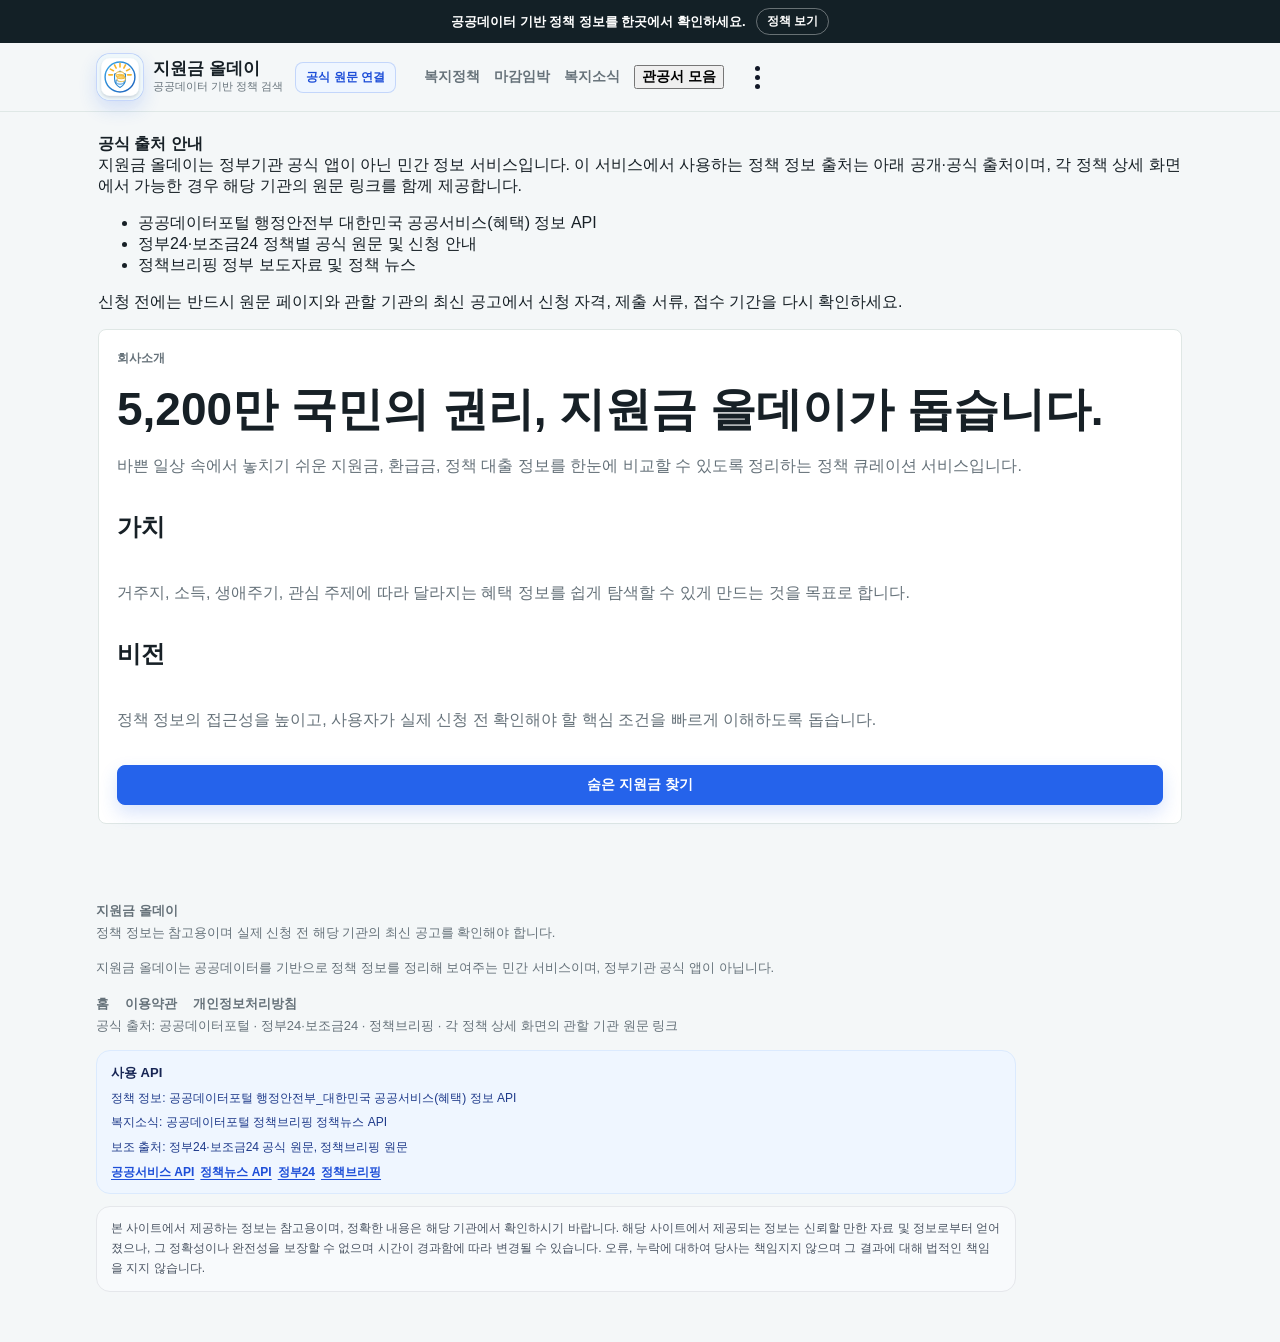
<file: about.html>
<!doctype html>
<html lang="ko">
  <head>
    <meta charset="utf-8" />
    <meta name="viewport" content="width=device-width, initial-scale=1" />
    <meta name="description" content="지원금 올데이 서비스 소개" />
    <meta name="theme-color" content="#2563eb" />
    <meta name="application-name" content="지원금 올데이" />
    <meta name="mobile-web-app-capable" content="yes" />
    <meta name="apple-mobile-web-app-capable" content="yes" />
    <meta name="apple-mobile-web-app-title" content="지원금 올데이" />
    <meta name="apple-mobile-web-app-status-bar-style" content="default" />
    <link rel="icon" href="assets/icon-government-support25.svg?v=2" type="image/svg+xml" />
    <link rel="apple-touch-icon" href="assets/app-icon-192.png?v=1" />
    <link rel="manifest" href="manifest.webmanifest" />
    <link rel="stylesheet" href="styles.css?v=10" />
    <link rel="stylesheet" href="desktop.css" />
    <title>회사소개 - 지원금 올데이</title>
    <script async src="https://pagead2.googlesyndication.com/pagead/js/adsbygoogle.js?client=ca-pub-5751319666030430" crossorigin="anonymous"></script>
  </head>
  <body>
    <div class="promo-bar"><span>공공데이터 기반 정책 정보를 한곳에서 확인하세요.</span><a href="category.html">정책 보기</a></div>
    <header class="site-header">
      <div class="header-inner">
        <a class="brand" href="index.html"><img class="brand-mark" src="assets/logo-government-support25.svg?v=3" alt="" width="48" height="48" /><span class="brand-copy"><strong>지원금 올데이</strong><small>공공데이터 기반 정책 검색</small></span></a>
        <span class="trust-badge">공식 원문 연결</span>
        <nav class="desktop-nav" aria-label="주요 메뉴">
          <a href="category.html">복지정책</a>
          <a href="category.html?deadline=soon">마감임박</a>
          <a href="category.html?mode=news">복지소식</a>
          <button type="button" class="official-links-trigger official-links-nav-button" data-official-links-trigger>관공서 모음</button>
        </nav>
      </div>
    </header>
    <main class="site-main">
      <article class="content-page section-card">
        <p class="eyebrow">회사소개</p>
        <h1>5,200만 국민의 권리, 지원금 올데이가 돕습니다.</h1>
        <p>바쁜 일상 속에서 놓치기 쉬운 지원금, 환급금, 정책 대출 정보를 한눈에 비교할 수 있도록 정리하는 정책 큐레이션 서비스입니다.</p>
        <h2>가치</h2>
        <p>거주지, 소득, 생애주기, 관심 주제에 따라 달라지는 혜택 정보를 쉽게 탐색할 수 있게 만드는 것을 목표로 합니다.</p>
        <h2>비전</h2>
        <p>정책 정보의 접근성을 높이고, 사용자가 실제 신청 전 확인해야 할 핵심 조건을 빠르게 이해하도록 돕습니다.</p>
        <a class="primary-button" href="category.html">숨은 지원금 찾기</a>
      </article>
    </main>
    <footer class="site-footer">
      <strong>지원금 올데이</strong>
      <p>정책 정보는 참고용이며 실제 신청 전 해당 기관의 최신 공고를 확인해야 합니다.</p>
      <p class="footer-disclaimer">지원금 올데이는 공공데이터를 기반으로 정책 정보를 정리해 보여주는 민간 서비스이며, 정부기관 공식 앱이 아닙니다.</p>
      <div class="footer-links"><a href="index.html">홈</a><a href="terms.html">이용약관</a><a href="privacy.html">개인정보처리방침</a></div>
    </footer>
    <script src="app-shell.js?v=1"></script>
    <script src="official-links.js?v=6"></script>
    <script src="source-compliance-fix.js?v=3"></script>
  </body>
</html>
</file>
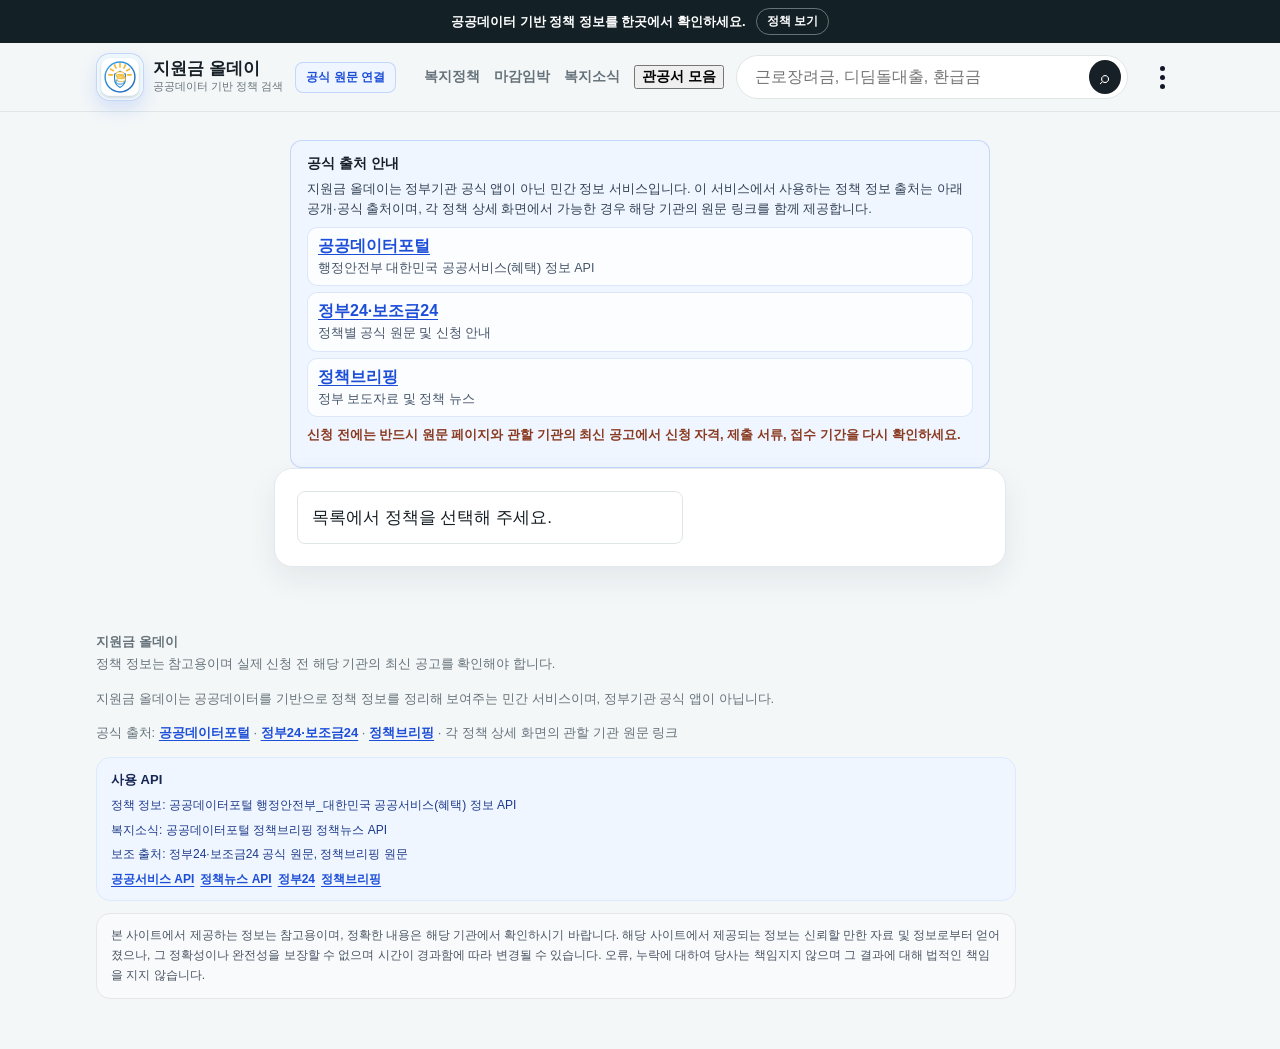
<file: policy.html>
<!doctype html>
<html lang="ko">
  <head>
    <meta charset="utf-8" />
    <meta name="viewport" content="width=device-width, initial-scale=1" />
    <meta name="description" content="정책 지원 대상, 혜택 요약, 신청 방법을 확인하세요." />
    <meta name="theme-color" content="#2563eb" />
    <meta name="kakao-js-key" content="57f91076bdd335084169ebee6b8f4fb3" />
    <meta name="application-name" content="지원금 올데이" />
    <meta name="mobile-web-app-capable" content="yes" />
    <meta name="apple-mobile-web-app-capable" content="yes" />
    <meta name="apple-mobile-web-app-title" content="지원금 올데이" />
    <meta name="apple-mobile-web-app-status-bar-style" content="default" />
    <link rel="icon" href="assets/icon-government-support25.svg?v=2" type="image/svg+xml" />
    <link rel="apple-touch-icon" href="assets/app-icon-192.png?v=1" />
    <link rel="manifest" href="manifest.webmanifest" />
    <link rel="stylesheet" href="styles.css?v=10" />
    <link rel="stylesheet" href="desktop.css" />
    <link rel="stylesheet" href="policy-detail.css?v=3" />
    <link rel="stylesheet" href="source-compliance-fix.css?v=1" />
    <title>정책 상세 - 지원금 올데이</title>
    <script async src="https://pagead2.googlesyndication.com/pagead/js/adsbygoogle.js?client=ca-pub-5751319666030430" crossorigin="anonymous"></script>
  </head>
  <body data-page="policy">
    <div class="promo-bar">
      <span>공공데이터 기반 정책 정보를 한곳에서 확인하세요.</span>
      <a href="category.html">정책 보기</a>
    </div>

    <header class="site-header">
      <div class="header-inner">
        <a class="brand" href="index.html" aria-label="지원금 올데이 홈">
          <img class="brand-mark" src="assets/logo-government-support25.svg?v=3" alt="" width="48" height="48" />
          <span class="brand-copy">
            <strong>지원금 올데이</strong>
            <small>공공데이터 기반 정책 검색</small>
          </span>
        </a>
        <span class="trust-badge">공식 원문 연결</span>
        <nav class="desktop-nav" aria-label="주요 메뉴">
          <a href="category.html">복지정책</a>
          <a href="category.html?deadline=soon">마감임박</a>
          <a href="category.html?mode=news">복지소식</a>
          <button type="button" class="official-links-trigger official-links-nav-button" data-official-links-trigger>관공서 모음</button>
        </nav>
        <form class="site-search" id="siteSearch" role="search">
          <label class="sr-only" for="globalSearch">검색</label>
          <input id="globalSearch" type="search" placeholder="근로장려금, 디딤돌대출, 환급금" />
          <button type="submit" aria-label="검색">⌕</button>
        </form>
      </div>
    </header>

    <main class="site-main">
      <article class="detail-card" id="policyDetail"></article>
    </main>

    <footer class="site-footer">
      <strong>지원금 올데이</strong>
      <p>정책 정보는 참고용이며 실제 신청 전 해당 기관의 최신 공고를 확인해야 합니다.</p>
      <p class="footer-disclaimer">지원금 올데이는 공공데이터를 기반으로 정책 정보를 정리해 보여주는 민간 서비스이며, 정부기관 공식 앱이 아닙니다.</p>
    </footer>

    <div class="toast" id="toast" role="status" hidden></div>
    <script src="app-shell.js?v=1"></script>
    <script src="official-links.js?v=6"></script>
    <script src="site-data.js?v=8"></script>
    <script src="policy-shell.js?v=1"></script>
    <script src="policy-live-detail.js?v=11"></script>
    <script src="policy-detail-actions.js?v=7"></script>
    <script src="deadline-badge-fix.js?v=2"></script>
    <script src="source-compliance-fix.js?v=3"></script>
  </body>
</html>
</file>
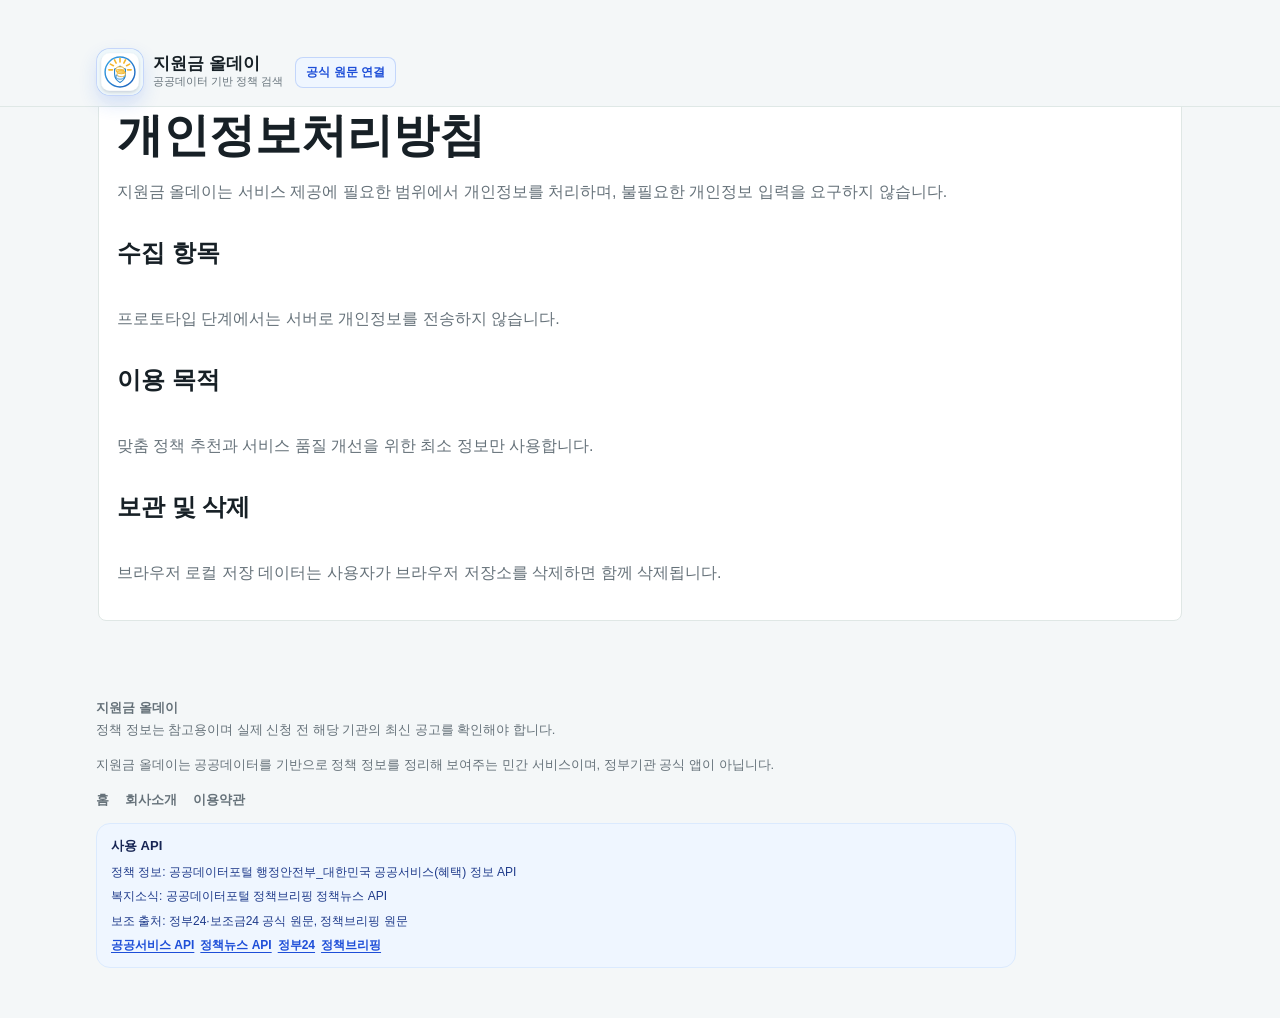
<file: privacy.html>
<!doctype html>
<html lang="ko">
  <head>
    <meta charset="utf-8" />
    <meta name="viewport" content="width=device-width, initial-scale=1" />
    <meta name="theme-color" content="#2563eb" />
    <meta name="application-name" content="지원금 올데이" />
    <meta name="mobile-web-app-capable" content="yes" />
    <meta name="apple-mobile-web-app-capable" content="yes" />
    <meta name="apple-mobile-web-app-title" content="지원금 올데이" />
    <meta name="apple-mobile-web-app-status-bar-style" content="default" />
    <link rel="icon" href="assets/icon-government-support25.svg?v=2" type="image/svg+xml" />
    <link rel="apple-touch-icon" href="assets/app-icon-192.png?v=1" />
    <link rel="manifest" href="manifest.webmanifest" />
    <link rel="stylesheet" href="styles.css?v=10" />
    <link rel="stylesheet" href="desktop.css" />
    <title>개인정보처리방침 - 지원금 올데이</title>
    <script async src="https://pagead2.googlesyndication.com/pagead/js/adsbygoogle.js?client=ca-pub-5751319666030430" crossorigin="anonymous"></script>
  </head>
  <body>
    <header class="site-header">
      <div class="header-inner">
        <a class="brand" href="index.html"><img class="brand-mark" src="assets/logo-government-support25.svg?v=3" alt="" width="48" height="48" /><span class="brand-copy"><strong>지원금 올데이</strong><small>공공데이터 기반 정책 검색</small></span></a>
        <span class="trust-badge">공식 원문 연결</span>
      </div>
    </header>
    <main class="site-main">
      <article class="content-page section-card">
        <h1>개인정보처리방침</h1>
        <p>지원금 올데이는 서비스 제공에 필요한 범위에서 개인정보를 처리하며, 불필요한 개인정보 입력을 요구하지 않습니다.</p>
        <h2>수집 항목</h2>
        <p>프로토타입 단계에서는 서버로 개인정보를 전송하지 않습니다.</p>
        <h2>이용 목적</h2>
        <p>맞춤 정책 추천과 서비스 품질 개선을 위한 최소 정보만 사용합니다.</p>
        <h2>보관 및 삭제</h2>
        <p>브라우저 로컬 저장 데이터는 사용자가 브라우저 저장소를 삭제하면 함께 삭제됩니다.</p>
      </article>
    </main>
    <footer class="site-footer">
      <strong>지원금 올데이</strong>
      <p>정책 정보는 참고용이며 실제 신청 전 해당 기관의 최신 공고를 확인해야 합니다.</p>
      <p class="footer-disclaimer">지원금 올데이는 공공데이터를 기반으로 정책 정보를 정리해 보여주는 민간 서비스이며, 정부기관 공식 앱이 아닙니다.</p>
      <div class="footer-links"><a href="index.html">홈</a><a href="about.html">회사소개</a><a href="terms.html">이용약관</a></div>
    </footer>
    <script src="app-shell.js?v=1"></script>
    <script src="official-links.js?v=6"></script>
  </body>
</html>
</file>
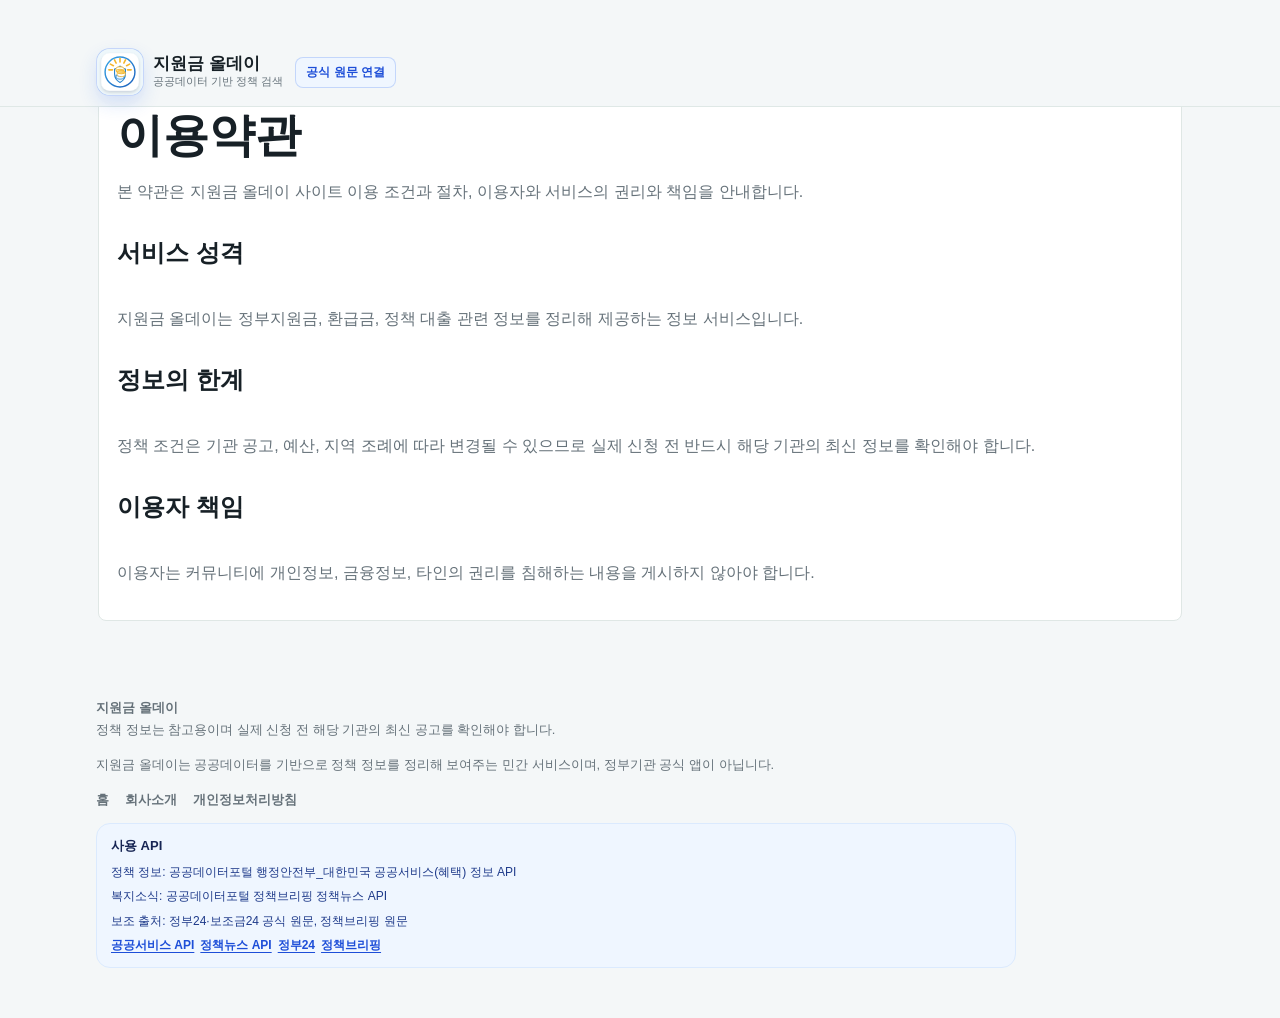
<file: terms.html>
<!doctype html>
<html lang="ko">
  <head>
    <meta charset="utf-8" />
    <meta name="viewport" content="width=device-width, initial-scale=1" />
    <meta name="theme-color" content="#2563eb" />
    <meta name="application-name" content="지원금 올데이" />
    <meta name="mobile-web-app-capable" content="yes" />
    <meta name="apple-mobile-web-app-capable" content="yes" />
    <meta name="apple-mobile-web-app-title" content="지원금 올데이" />
    <meta name="apple-mobile-web-app-status-bar-style" content="default" />
    <link rel="icon" href="assets/icon-government-support25.svg?v=2" type="image/svg+xml" />
    <link rel="apple-touch-icon" href="assets/app-icon-192.png?v=1" />
    <link rel="manifest" href="manifest.webmanifest" />
    <link rel="stylesheet" href="styles.css?v=10" />
    <link rel="stylesheet" href="desktop.css" />
    <title>이용약관 - 지원금 올데이</title>
    <script async src="https://pagead2.googlesyndication.com/pagead/js/adsbygoogle.js?client=ca-pub-5751319666030430" crossorigin="anonymous"></script>
  </head>
  <body>
    <header class="site-header">
      <div class="header-inner">
        <a class="brand" href="index.html"><img class="brand-mark" src="assets/logo-government-support25.svg?v=3" alt="" width="48" height="48" /><span class="brand-copy"><strong>지원금 올데이</strong><small>공공데이터 기반 정책 검색</small></span></a>
        <span class="trust-badge">공식 원문 연결</span>
      </div>
    </header>
    <main class="site-main">
      <article class="content-page section-card">
        <h1>이용약관</h1>
        <p>본 약관은 지원금 올데이 사이트 이용 조건과 절차, 이용자와 서비스의 권리와 책임을 안내합니다.</p>
        <h2>서비스 성격</h2>
        <p>지원금 올데이는 정부지원금, 환급금, 정책 대출 관련 정보를 정리해 제공하는 정보 서비스입니다.</p>
        <h2>정보의 한계</h2>
        <p>정책 조건은 기관 공고, 예산, 지역 조례에 따라 변경될 수 있으므로 실제 신청 전 반드시 해당 기관의 최신 정보를 확인해야 합니다.</p>
        <h2>이용자 책임</h2>
        <p>이용자는 커뮤니티에 개인정보, 금융정보, 타인의 권리를 침해하는 내용을 게시하지 않아야 합니다.</p>
      </article>
    </main>
    <footer class="site-footer">
      <strong>지원금 올데이</strong>
      <p>정책 정보는 참고용이며 실제 신청 전 해당 기관의 최신 공고를 확인해야 합니다.</p>
      <p class="footer-disclaimer">지원금 올데이는 공공데이터를 기반으로 정책 정보를 정리해 보여주는 민간 서비스이며, 정부기관 공식 앱이 아닙니다.</p>
      <div class="footer-links"><a href="index.html">홈</a><a href="about.html">회사소개</a><a href="privacy.html">개인정보처리방침</a></div>
    </footer>
    <script src="app-shell.js?v=1"></script>
    <script src="official-links.js?v=6"></script>
  </body>
</html>
</file>
<file: styles.css>
:root {
  --bg: #f4f7f8;
  --surface: #ffffff;
  --surface-soft: #eef8f6;
  --surface-warm: #fff5e4;
  --ink: #172026;
  --muted: #66727a;
  --line: #dfe7e5;
  --teal: #12b8a6;
  --teal-dark: #087f74;
  --coral: #ff785f;
  --blue: #2563eb;
  --blue-dark: #1d4ed8;
  --gold: #f5ad2f;
  --shadow: 0 18px 45px rgba(19, 32, 38, 0.11);
  --radius: 8px;
  --nav-height: 74px;
  font-family:
    Pretendard,
    -apple-system,
    BlinkMacSystemFont,
    "Segoe UI",
    "Noto Sans KR",
    sans-serif;
}

* {
  box-sizing: border-box;
}

[hidden] {
  display: none !important;
}

html {
  scroll-behavior: smooth;
}

body {
  min-width: 320px;
  margin: 0;
  overflow-x: hidden;
  background: var(--bg);
  color: var(--ink);
  letter-spacing: 0;
}

button,
input,
select,
textarea {
  font: inherit;
}

button {
  cursor: pointer;
}

a {
  color: inherit;
  text-decoration: none;
}

img {
  display: block;
  max-width: 100%;
}

.sr-only {
  position: absolute;
  width: 1px;
  height: 1px;
  padding: 0;
  margin: -1px;
  overflow: hidden;
  clip: rect(0, 0, 0, 0);
  white-space: nowrap;
  border: 0;
}

.promo-bar {
  position: sticky;
  top: 0;
  z-index: 30;
  min-height: 38px;
  display: flex;
  align-items: center;
  justify-content: center;
  gap: 10px;
  padding: 8px 14px;
  background: #132026;
  color: #ffffff;
  font-size: 13px;
  font-weight: 900;
}

.promo-bar a {
  border: 1px solid rgba(255, 255, 255, 0.36);
  border-radius: 999px;
  padding: 4px 10px;
  font-size: 12px;
}

.site-header {
  position: sticky;
  top: 38px;
  z-index: 25;
  background: rgba(244, 247, 248, 0.94);
  border-bottom: 1px solid rgba(223, 231, 229, 0.94);
  backdrop-filter: blur(16px);
}

.header-inner {
  width: min(1120px, 100%);
  min-height: 66px;
  margin: 0 auto;
  padding: 10px 16px;
  display: flex;
  align-items: center;
  gap: 12px;
}

.brand {
  min-width: 0;
  display: inline-flex;
  align-items: center;
  gap: 9px;
}

.brand-mark {
  width: 46px;
  height: 46px;
  border-radius: 12px;
  display: grid;
  place-items: center;
  border: 1px solid rgba(37, 99, 235, 0.26);
  background: linear-gradient(135deg, var(--blue), #173b8f);
  color: #ffffff;
  font-size: 18px;
  font-weight: 950;
  letter-spacing: 0;
  box-shadow: 0 8px 18px rgba(37, 99, 235, 0.16);
}

.brand-copy {
  display: grid;
  gap: 2px;
}

.brand-copy strong {
  font-size: 17px;
  line-height: 1;
  letter-spacing: 0;
  white-space: nowrap;
}

.brand-copy small {
  color: var(--muted);
  font-size: 11px;
  white-space: nowrap;
}

.trust-badge {
  display: none;
  min-height: 30px;
  align-items: center;
  border: 1px solid rgba(37, 99, 235, 0.22);
  border-radius: var(--radius);
  background: #eff6ff;
  color: var(--blue-dark);
  padding: 6px 10px;
  font-size: 12px;
  font-weight: 900;
  white-space: nowrap;
}

.desktop-nav {
  display: none;
  align-items: center;
  gap: 14px;
  margin-left: 16px;
  color: var(--muted);
  font-size: 14px;
  font-weight: 900;
}

.desktop-nav a:hover {
  color: var(--teal-dark);
}

.site-search {
  flex: 1;
  max-width: 430px;
  margin-left: auto;
  display: none;
  align-items: center;
  background: var(--surface);
  border: 1px solid var(--line);
  border-radius: 999px;
  padding: 4px 6px 4px 16px;
}

.site-search input {
  min-width: 0;
  width: 100%;
  border: 0;
  outline: 0;
  background: transparent;
}

.site-search button {
  width: 34px;
  height: 34px;
  border: 0;
  border-radius: 50%;
  background: var(--ink);
  color: #ffffff;
  font-size: 18px;
}

.site-main {
  width: min(1120px, 100%);
  margin: 0 auto;
  padding: 16px 16px calc(var(--nav-height) + 26px);
}

.page-stack {
  display: grid;
  gap: 24px;
}

.hero-layout {
  display: grid;
  gap: 14px;
}

.hero-card,
.quick-card,
.section-card,
.detail-card,
.notice-card {
  background: var(--surface);
  border: 1px solid var(--line);
  border-radius: var(--radius);
}

.hero-card {
  overflow: hidden;
  box-shadow: var(--shadow);
}

.hero-copy {
  display: grid;
  gap: 14px;
  padding: 20px;
}

.eyebrow {
  margin: 0;
  color: var(--teal-dark);
  font-size: 12px;
  font-weight: 900;
}

h1,
h2,
h3,
p {
  margin-top: 0;
}

.hero-copy h1 {
  margin: 0;
  font-size: clamp(30px, 6.2vw, 54px);
  line-height: 1.05;
  letter-spacing: 0;
  overflow-wrap: anywhere;
  word-break: keep-all;
}

.hero-copy p:not(.eyebrow) {
  margin: 0;
  color: var(--muted);
  line-height: 1.65;
}

.hero-actions,
.detail-actions,
.card-actions {
  display: flex;
  flex-wrap: wrap;
  gap: 8px;
}

.primary-button,
.ghost-button,
.apply-link {
  min-height: 40px;
  border-radius: var(--radius);
  border: 1px solid transparent;
  display: inline-flex;
  align-items: center;
  justify-content: center;
  padding: 10px 14px;
  font-size: 14px;
  font-weight: 900;
  white-space: nowrap;
}

.primary-button,
.apply-link {
  border-color: var(--blue);
  background: var(--blue);
  color: #ffffff;
  box-shadow: 0 8px 18px rgba(37, 99, 235, 0.18);
}

.primary-button:hover,
.apply-link:hover {
  border-color: var(--blue-dark);
  background: var(--blue-dark);
}

.ghost-button {
  background: #ffffff;
  border-color: var(--line);
  color: var(--ink);
}

.hero-media {
  position: relative;
  min-height: 220px;
  margin: 0;
  background: #dbe7e6;
}

.hero-media img {
  width: 100%;
  height: 100%;
  min-height: 220px;
  object-fit: cover;
}

.download-panel {
  position: absolute;
  left: 14px;
  right: 14px;
  bottom: 14px;
  display: grid;
  gap: 10px;
  padding: 12px;
  border-radius: var(--radius);
  background: rgba(255, 255, 255, 0.92);
  border: 1px solid rgba(255, 255, 255, 0.8);
  backdrop-filter: blur(10px);
}

.download-panel small,
.section-head span,
.mini-meta,
.notice-card p {
  color: var(--muted);
}

.store-row {
  display: flex;
  flex-wrap: wrap;
  gap: 6px;
}

.store-row button {
  min-height: 34px;
  border: 1px solid var(--line);
  border-radius: var(--radius);
  background: #ffffff;
  padding: 7px 12px;
  font-size: 12px;
  font-weight: 900;
}

.quick-card {
  display: grid;
  gap: 14px;
  padding: 16px;
}

.quick-card h2 {
  margin: 0 0 4px;
  font-size: 22px;
}

.category-grid {
  display: grid;
  grid-template-columns: repeat(3, minmax(0, 1fr));
  gap: 10px;
}

.category-tile {
  min-height: 126px;
  display: grid;
  align-items: center;
  justify-items: center;
  gap: 8px;
  border: 1px solid rgba(18, 184, 166, 0.16);
  border-radius: var(--radius);
  background: linear-gradient(180deg, #f0fdfa 0%, #ffffff 100%);
  padding: 12px 10px;
  font-weight: 900;
  transition:
    border-color 160ms ease,
    background 160ms ease,
    transform 160ms ease;
}

.category-tile:nth-child(2) {
  border-color: rgba(255, 120, 95, 0.18);
  background: linear-gradient(180deg, #fff5f2 0%, #ffffff 100%);
}

.category-tile:nth-child(3) {
  border-color: rgba(37, 99, 235, 0.18);
  background: linear-gradient(180deg, #eff6ff 0%, #ffffff 100%);
}

.category-tile:hover {
  border-color: rgba(37, 99, 235, 0.28);
  transform: translateY(-1px);
}

.category-tile.active,
.filter-row a.active {
  border-color: rgba(18, 184, 166, 0.5);
  background: var(--surface-soft);
  color: var(--teal-dark);
}

.tile-illustration {
  width: 74px;
  height: 56px;
  object-fit: contain;
}

.tile-copy {
  min-width: 0;
  display: grid;
  justify-items: center;
  gap: 3px;
  text-align: center;
}

.tile-copy strong {
  color: var(--ink);
  font-size: 16px;
  line-height: 1.15;
}

.tile-copy small {
  color: var(--muted);
  font-size: 12px;
  font-weight: 800;
  line-height: 1.25;
}

.search-box {
  display: flex;
  gap: 8px;
  padding: 8px;
  border: 1px solid var(--line);
  border-radius: var(--radius);
  background: #ffffff;
}

.search-box input {
  min-width: 0;
  flex: 1;
  border: 0;
  outline: 0;
  background: transparent;
  padding: 0 8px;
}

.search-box button {
  width: 44px;
  border: 0;
  border-radius: var(--radius);
  background: var(--ink);
  color: #ffffff;
}

.home-search-box {
  min-height: 42px;
  align-items: center;
  gap: 12px;
  padding: 0;
  border: 0;
  background: transparent;
}

.home-search-box input {
  min-height: 42px;
  padding: 0;
  color: var(--ink);
  font-size: 19px;
  font-weight: 900;
}

.home-search-box input::placeholder {
  color: #7f8b9a;
  opacity: 1;
}

.home-search-icon {
  position: relative;
  width: 18px;
  height: 18px;
  flex: 0 0 18px;
  border: 2px solid #8997a6;
  border-radius: 50%;
}

.home-search-icon::after {
  content: "";
  position: absolute;
  right: -6px;
  bottom: -4px;
  width: 8px;
  height: 2px;
  border-radius: 999px;
  background: #8997a6;
  transform: rotate(45deg);
  transform-origin: center;
}

.suggest-search-row {
  display: flex;
  flex-wrap: wrap;
  align-items: center;
  gap: 7px;
}

.suggest-search-row > span {
  margin-right: 6px;
  color: #8a98a8;
  font-size: 14px;
  font-weight: 900;
}

.suggest-search-row a {
  min-height: 28px;
  display: inline-flex;
  align-items: center;
  border: 1px solid #cfe3ff;
  border-radius: 6px;
  background: #e4f0ff;
  color: #0969ff;
  padding: 0 9px;
  font-size: 13px;
  font-weight: 900;
  white-space: nowrap;
}

.suggest-search-row a:hover {
  border-color: #93c5fd;
  background: #dbeafe;
}

.tag-row,
.filter-row {
  display: flex;
  gap: 8px;
  overflow-x: auto;
  padding-bottom: 2px;
  scrollbar-width: none;
}

.tag-row::-webkit-scrollbar,
.filter-row::-webkit-scrollbar {
  display: none;
}

.region-shortcuts {
  flex-wrap: wrap;
  overflow-x: visible;
  padding-bottom: 0;
}

.shortcut-group {
  display: grid;
  gap: 8px;
}

.shortcut-group > span {
  color: var(--muted);
  font-size: 13px;
  font-weight: 900;
}

.tag-row a,
.filter-row a {
  min-height: 40px;
  display: inline-flex;
  align-items: center;
  border: 1px solid var(--line);
  border-radius: 999px;
  background: #ffffff;
  padding: 9px 13px;
  font-size: 14px;
  font-weight: 900;
  white-space: nowrap;
}

.region-shortcuts a {
  min-height: 36px;
  border-radius: var(--radius);
  padding: 8px 11px;
  font-size: 13px;
}

.region-filter {
  display: grid;
  gap: 8px;
}

.region-filter > span {
  color: var(--muted);
  font-size: 13px;
  font-weight: 900;
}

.section {
  display: grid;
  gap: 12px;
}

.result-notice {
  margin: 0;
  color: var(--muted);
  font-size: 13px;
  line-height: 1.45;
}

.result-notice:empty {
  display: none;
}

.section-head {
  display: flex;
  align-items: end;
  justify-content: space-between;
  gap: 12px;
}

.section-head h2 {
  margin: 0 0 4px;
  font-size: 22px;
}

.more-link {
  color: var(--teal-dark);
  font-weight: 900;
}

.policy-list,
.issue-grid {
  display: grid;
  gap: 10px;
}

.policy-card {
  min-width: 0;
  display: grid;
  grid-template-columns: 76px 1fr;
  gap: 12px;
  padding: 12px;
  background: var(--surface);
  border: 1px solid var(--line);
  border-radius: var(--radius);
}

.policy-thumb {
  width: 76px;
  aspect-ratio: 1;
  display: grid;
  place-items: center;
  border-radius: var(--radius);
  border: 1px solid rgba(18, 184, 166, 0.16);
  background: linear-gradient(180deg, #f0fdfa 0%, #ffffff 100%);
  overflow: hidden;
}

.policy-thumb.support {
  border-color: rgba(18, 184, 166, 0.16);
  background: linear-gradient(180deg, #f0fdfa 0%, #ffffff 100%);
}

.policy-thumb.refund {
  border-color: rgba(255, 120, 95, 0.18);
  background: linear-gradient(180deg, #fff5f2 0%, #ffffff 100%);
}

.policy-thumb.loan {
  border-color: rgba(37, 99, 235, 0.18);
  background: linear-gradient(180deg, #eff6ff 0%, #ffffff 100%);
}

.policy-body {
  min-width: 0;
  display: grid;
  gap: 8px;
}

.meta-row,
.mini-meta {
  display: flex;
  align-items: center;
  flex-wrap: wrap;
  gap: 6px;
  font-size: 13px;
}

.badge {
  display: inline-flex;
  min-height: 24px;
  align-items: center;
  border-radius: 999px;
  background: var(--surface-soft);
  color: var(--teal-dark);
  padding: 4px 8px;
  font-size: 12px;
  font-weight: 900;
}

.badge.refund {
  background: #fff0ed;
  color: #b23e2e;
}

.badge.loan {
  background: #edf3ff;
  color: #255fb8;
}

.badge.deadline {
  background: var(--surface-warm);
  color: #8a5a00;
}

.policy-card h3,
.issue-card h3 {
  margin: 0;
  font-size: 16px;
  line-height: 1.35;
  overflow-wrap: anywhere;
}

.policy-card p,
.issue-card p {
  margin: 0;
  color: var(--muted);
  font-size: 13px;
  line-height: 1.45;
}

.card-actions {
  justify-content: flex-start;
}

.card-actions button,
.card-actions .apply-link,
.card-actions .ghost-button {
  min-height: 34px;
  border: 1px solid var(--line);
  border-radius: var(--radius);
  padding: 7px 11px;
  font-size: 12px;
  font-weight: 900;
  box-shadow: none;
}

.card-actions button,
.card-actions .ghost-button {
  background: #ffffff;
  color: var(--ink);
}

.card-actions .apply-link {
  border-color: var(--blue);
  background: var(--blue);
  color: #ffffff;
}

.issue-card,
.empty-card,
.notice-card {
  padding: 14px;
  border: 1px solid var(--line);
  border-radius: var(--radius);
  background: var(--surface);
}

.issue-grid {
  grid-template-columns: repeat(2, minmax(0, 1fr));
}

.issue-card {
  min-height: 136px;
  display: grid;
  align-content: space-between;
}

.issue-visual {
  height: 36px;
  border-radius: var(--radius);
  background: linear-gradient(90deg, var(--teal), var(--coral));
}

.category-hero,
.detail-card,
.content-page {
  display: grid;
  gap: 16px;
  padding: 18px;
}

.category-hero h1,
.detail-head h1,
.content-page h1 {
  margin: 0;
  font-size: clamp(28px, 7vw, 46px);
  line-height: 1.12;
}

.detail-card {
  grid-template-columns: 1fr;
}

.detail-head,
.detail-section {
  display: grid;
  gap: 12px;
}

.detail-head p,
.detail-section p,
.content-page p,
.content-page li {
  color: var(--muted);
  line-height: 1.7;
}

.benefit-summary {
  display: grid;
  gap: 6px;
  padding: 16px;
  border-radius: var(--radius);
  background: var(--surface-soft);
}

.benefit-summary strong {
  font-size: 30px;
}

.detail-grid {
  display: grid;
  gap: 8px;
}

.detail-row {
  display: grid;
  grid-template-columns: 112px 1fr;
  gap: 10px;
  padding: 10px 0;
  border-bottom: 1px solid var(--line);
}

.detail-row dt {
  color: var(--muted);
  font-size: 13px;
  font-weight: 900;
}

.detail-row dd {
  margin: 0;
  line-height: 1.5;
}

.field {
  display: grid;
  gap: 6px;
}

.field label {
  color: var(--muted);
  font-size: 12px;
  font-weight: 900;
}

.field input,
.field textarea {
  width: 100%;
  min-height: 44px;
  border: 1px solid var(--line);
  border-radius: var(--radius);
  background: #ffffff;
  padding: 10px 12px;
  outline: 0;
}

.field textarea {
  min-height: 96px;
  resize: vertical;
}

.bottom-nav {
  position: fixed;
  left: 0;
  right: 0;
  bottom: 0;
  z-index: 28;
  height: var(--nav-height);
  display: grid;
  grid-template-columns: repeat(2, 1fr);
  padding: 8px max(8px, env(safe-area-inset-left)) calc(8px + env(safe-area-inset-bottom))
    max(8px, env(safe-area-inset-right));
  background: rgba(255, 255, 255, 0.96);
  border-top: 1px solid var(--line);
  box-shadow: 0 -12px 30px rgba(19, 32, 38, 0.1);
  backdrop-filter: blur(16px);
}

.bottom-nav a {
  min-width: 0;
  display: grid;
  justify-items: center;
  align-content: center;
  gap: 4px;
  color: var(--muted);
  font-size: 11px;
  font-weight: 900;
}

.bottom-nav a.active {
  color: var(--teal-dark);
}

.nav-dot {
  width: 22px;
  height: 22px;
  position: relative;
}

.nav-dot::before,
.nav-dot::after {
  content: "";
  position: absolute;
  border-radius: 3px;
  background: currentColor;
}

.nav-home::before {
  width: 18px;
  height: 13px;
  left: 2px;
  bottom: 2px;
}

.nav-home::after {
  width: 13px;
  height: 13px;
  left: 4px;
  top: 0;
  transform: rotate(45deg);
}

.nav-doc::before {
  width: 16px;
  height: 18px;
  left: 3px;
  top: 2px;
}

.nav-doc::after {
  width: 10px;
  height: 3px;
  left: 6px;
  top: 8px;
  background: #ffffff;
  box-shadow: 0 5px 0 #ffffff;
}

.site-footer {
  width: min(1120px, 100%);
  margin: 0 auto;
  padding: 28px 16px calc(var(--nav-height) + 28px);
  color: var(--muted);
  font-size: 13px;
  line-height: 1.7;
}

.footer-links {
  display: flex;
  flex-wrap: wrap;
  gap: 10px 16px;
  margin-top: 12px;
}

.footer-links a {
  font-weight: 900;
}

.toast {
  position: fixed;
  left: 16px;
  right: 16px;
  bottom: calc(var(--nav-height) + 16px);
  z-index: 60;
  max-width: 480px;
  margin: 0 auto;
  padding: 13px 16px;
  border-radius: var(--radius);
  background: #132026;
  color: #ffffff;
  font-weight: 900;
  box-shadow: var(--shadow);
}

@media (max-width: 480px) {
  .brand-copy small {
    display: none;
  }

  .hero-copy h1 {
    word-break: keep-all;
  }
}

@media (min-width: 760px) {
  .desktop-nav,
  .site-search {
    display: flex;
  }

  .trust-badge {
    display: inline-flex;
  }

  .site-main {
    padding-bottom: calc(var(--nav-height) + 54px);
  }

  .bottom-nav {
    left: 50%;
    right: auto;
    bottom: 18px;
    width: min(620px, calc(100% - 32px));
    height: 66px;
    transform: translateX(-50%);
    border: 1px solid var(--line);
    border-radius: 999px;
    padding: 8px;
  }

  .hero-layout {
    grid-template-columns: minmax(0, 1.35fr) minmax(320px, 0.65fr);
  }

  .hero-card {
    display: grid;
    grid-template-columns: minmax(0, 1.05fr) minmax(330px, 0.95fr);
  }

  .hero-media,
  .hero-media img {
    min-height: 100%;
  }

  .policy-list.featured-list {
    grid-template-columns: repeat(2, minmax(0, 1fr));
  }

  .issue-grid {
    grid-template-columns: repeat(3, minmax(0, 1fr));
  }

  .detail-card {
    grid-template-columns: minmax(0, 1fr) 290px;
    align-items: start;
  }

  .detail-section {
    grid-column: 1 / -1;
  }
}

@media (min-width: 1040px) {
  .policy-list.full-list {
    grid-template-columns: repeat(3, minmax(0, 1fr));
  }

  .policy-list.full-list .policy-card {
    grid-template-columns: 1fr;
  }

  .policy-list.full-list .policy-thumb {
    width: 100%;
    aspect-ratio: 2.1 / 1;
  }

  .policy-list.full-list .policy-thumb .tile-illustration {
    width: 96px;
    height: 72px;
  }
}
</file>
<file: desktop.css>
.brand-mark {
  width: 48px;
  height: 48px;
  flex: 0 0 48px;
  display: block;
  overflow: hidden;
  border-radius: 14px;
  background:
    #ffffff url("assets/logo-government-support25.svg?v=3") center / contain no-repeat;
  color: transparent;
  font-size: 0;
  line-height: 0;
  text-indent: -999px;
}

.bottom-nav {
  display: none !important;
}

.hero-media {
  background: #eef6f4;
}

.hero-media > img {
  object-fit: contain;
  object-position: center;
  background: #eef6f4;
  opacity: 1;
}

@media (min-width: 760px) {
  .site-main {
    padding: 22px 18px 48px;
  }

  .bottom-nav {
    display: none;
  }

  .hero-layout {
    grid-template-columns: 1fr;
    align-items: start;
    gap: 18px;
  }

  .hero-card {
    display: grid;
    grid-template-columns: minmax(0, 0.95fr) minmax(360px, 0.75fr);
    min-height: 360px;
  }

  .hero-copy {
    align-content: center;
    padding: 34px;
  }

  .hero-copy h1 {
    font-size: 46px;
  }

  .hero-media,
  .hero-media img {
    min-height: 360px;
  }

  .quick-card {
    grid-template-columns: repeat(3, minmax(0, 1fr));
    align-items: start;
    gap: 16px 18px;
    padding: 18px;
  }

  .quick-card > div:first-child,
  .quick-card > .category-grid,
  .quick-card > .home-search-box,
  .quick-card > .suggest-search-row {
    grid-column: 1 / -1;
  }

  .category-grid {
    gap: 12px;
  }

  .category-tile {
    min-height: 118px;
    grid-template-columns: auto minmax(0, 1fr);
    justify-items: start;
    text-align: left;
    padding: 16px;
  }

  .tile-illustration {
    width: 82px;
    height: 62px;
  }

  .tile-copy {
    justify-items: start;
    text-align: left;
  }

  .home-search-box {
    width: min(760px, 100%);
    min-height: 56px;
    padding: 0 16px;
    border: 1px solid var(--line);
    border-radius: 14px;
    background: #ffffff;
  }

  .home-search-box input {
    min-height: 54px;
  }

  .shortcut-group {
    align-content: start;
    gap: 10px;
  }

  .region-shortcuts {
    align-content: start;
    max-height: 124px;
    overflow-y: auto;
    padding-right: 2px;
  }

  .filter-row {
    flex-wrap: wrap;
    overflow-x: visible;
    padding-bottom: 0;
  }

  .policy-list.featured-list {
    grid-template-columns: repeat(3, minmax(0, 1fr));
  }

  .site-footer {
    padding-bottom: 38px;
  }
}

@media (min-width: 1040px) {
  .policy-list.full-list {
    grid-template-columns: repeat(2, minmax(0, 1fr));
  }

  .policy-list.full-list .policy-card {
    grid-template-columns: 104px minmax(0, 1fr);
    align-items: start;
  }

  .policy-list.full-list .policy-thumb {
    width: 104px;
    aspect-ratio: 1;
  }

  .policy-list.full-list .policy-thumb .tile-illustration {
    width: 82px;
    height: 62px;
  }
}
</file>
<file: policy-detail.css>
body[data-page="policy"] .site-main {
  width: min(760px, 100%);
  padding: 14px 14px 36px;
}

body[data-page="policy"] .detail-card {
  gap: 20px;
  border: 1px solid #e3e8ef;
  border-radius: 18px;
  background: #ffffff;
  padding: 22px;
  font-size: 17px;
  box-shadow: 0 12px 30px rgba(15, 23, 42, 0.07);
}

body[data-page="policy"] .detail-head {
  gap: 14px;
}

body[data-page="policy"] .detail-head h1 {
  font-size: clamp(30px, 7.4vw, 42px);
  line-height: 1.16;
  word-break: keep-all;
  overflow-wrap: anywhere;
}

body[data-page="policy"] .detail-head p {
  margin: 0;
  color: #303946;
  font-size: 18px;
  font-weight: 800;
  line-height: 1.72;
}

body[data-page="policy"] .badge.neutral {
  background: #f1f5f9;
  color: #334155;
}

body[data-page="policy"] .detail-tags {
  display: flex;
  flex-wrap: wrap;
  gap: 7px;
}

body[data-page="policy"] .detail-tags span {
  border-radius: 999px;
  background: #eff6ff;
  color: #1d4ed8;
  padding: 7px 10px;
  font-size: 14px;
  font-weight: 900;
  line-height: 1;
}

body[data-page="policy"] .detail-actions,
body[data-page="policy"] .detail-share {
  display: grid;
  grid-template-columns: repeat(2, minmax(0, 1fr));
  gap: 9px;
}

body[data-page="policy"] .detail-actions .primary-button,
body[data-page="policy"] .detail-actions .ghost-button,
body[data-page="policy"] .detail-share .ghost-button {
  min-height: 52px;
  width: 100%;
  font-size: 16px;
  border-radius: 14px;
}

body[data-page="policy"] .detail-share .copy-button {
  border-color: #dbe3ea;
  background: #ffffff;
  color: #111827;
}

body[data-page="policy"] .detail-share .share-button {
  border-color: #fee500;
  background: #fee500;
  color: #111827;
  box-shadow: 0 10px 20px rgba(250, 204, 21, 0.18);
}

body[data-page="policy"] .detail-share .share-kakao-icon {
  width: 24px;
  height: 24px;
  flex: 0 0 24px;
  border-radius: 7px;
  object-fit: contain;
}

body[data-page="policy"] .benefit-summary {
  border: 1px solid rgba(37, 99, 235, 0.14);
  background: linear-gradient(180deg, #eff6ff, #f8fbff);
}

body[data-page="policy"] .benefit-summary span {
  color: #1d4ed8;
  font-size: 13px;
  font-weight: 900;
}

body[data-page="policy"] .benefit-summary strong {
  color: #111827;
  font-size: 23px;
  line-height: 1.25;
  word-break: keep-all;
  overflow-wrap: anywhere;
}

body[data-page="policy"] .benefit-summary p {
  margin: 0;
  color: #4b5563;
  font-size: 15px;
}

body[data-page="policy"] .detail-overview {
  grid-column: 1 / -1;
}

body[data-page="policy"] .detail-section {
  gap: 14px;
  padding-top: 8px;
}

body[data-page="policy"] .detail-section h2 {
  margin: 0;
  font-size: 22px;
  line-height: 1.3;
}

body[data-page="policy"] .detail-section p {
  color: #374151;
  font-size: 17px;
  line-height: 1.8;
}

body[data-page="policy"] .detail-lead {
  margin: 0;
  color: #111827;
  font-size: 18px;
  font-weight: 850;
  line-height: 1.75;
}

body[data-page="policy"] .detail-list {
  display: grid;
  gap: 10px;
  margin: 0;
  padding: 0;
  list-style: none;
}

body[data-page="policy"] .detail-list li {
  display: grid;
  gap: 5px;
  border: 1px solid #e5e7eb;
  border-radius: 14px;
  background: #ffffff;
  padding: 15px;
}

body[data-page="policy"] .detail-list strong {
  color: #1d4ed8;
  font-size: 14px;
  font-weight: 950;
}

body[data-page="policy"] .detail-list span {
  color: #111827;
  font-size: 17px;
  font-weight: 800;
  line-height: 1.62;
  word-break: keep-all;
  overflow-wrap: anywhere;
}

body[data-page="policy"] .detail-highlights {
  display: grid;
  gap: 10px;
}

body[data-page="policy"] .detail-highlight {
  display: grid;
  gap: 6px;
  border: 1px solid #e5eaf1;
  border-radius: 14px;
  background: #ffffff;
  padding: 14px;
}

body[data-page="policy"] .detail-highlight span,
body[data-page="policy"] .detail-row dt {
  color: #64748b;
  font-size: 14px;
  font-weight: 900;
}

body[data-page="policy"] .detail-highlight strong,
body[data-page="policy"] .detail-row dd {
  color: #111827;
  font-size: 17px;
  font-weight: 800;
  line-height: 1.65;
  word-break: keep-all;
  overflow-wrap: anywhere;
}

body[data-page="policy"] .detail-grid {
  gap: 8px;
}

body[data-page="policy"] .detail-row {
  grid-template-columns: 92px minmax(0, 1fr);
  gap: 12px;
  border: 1px solid #e5eaf1;
  border-radius: 14px;
  background: #ffffff;
  padding: 13px 14px;
}

body[data-page="policy"] .detail-row dd {
  margin: 0;
}

@media (min-width: 760px) {
  body[data-page="policy"] .detail-card {
    grid-template-columns: minmax(0, 1fr) 280px;
    align-items: start;
  }

  body[data-page="policy"] .detail-section {
    grid-column: 1 / -1;
  }
}

@media (max-width: 390px) {
  body[data-page="policy"] .detail-card {
    padding: 18px 16px;
  }

  body[data-page="policy"] .detail-head h1 {
    font-size: 29px;
  }

  body[data-page="policy"] .detail-head p,
  body[data-page="policy"] .detail-lead,
  body[data-page="policy"] .detail-section p {
    font-size: 17px;
  }

  body[data-page="policy"] .detail-actions,
  body[data-page="policy"] .detail-share {
    grid-template-columns: 1fr;
  }
}
</file>
<file: source-compliance-fix.css>
.source-notice {
  width: min(1120px, calc(100% - 32px));
  margin: 14px auto 0;
  padding: 14px 16px;
  border: 1px solid rgba(37, 99, 235, 0.22);
  border-radius: 12px;
  background: #eff6ff;
  color: #172026;
}

.source-notice strong {
  display: block;
  margin-bottom: 6px;
  font-size: 14px;
  font-weight: 950;
}

.source-notice p {
  margin: 0 0 8px;
  color: #334155;
  font-size: 13px;
  line-height: 1.55;
}

.source-notice ul {
  display: grid;
  gap: 6px;
  margin: 8px 0;
  padding: 0;
  list-style: none;
}

.source-notice li {
  display: grid;
  gap: 2px;
  padding: 8px 10px;
  border: 1px solid rgba(37, 99, 235, 0.14);
  border-radius: 10px;
  background: rgba(255, 255, 255, 0.72);
}

.source-notice li span {
  color: #475569;
  font-size: 12.5px;
  line-height: 1.45;
}

.source-notice-caution {
  margin-top: 8px !important;
  color: #8a3a20 !important;
  font-weight: 850;
}

.source-notice a,
.official-source-links a,
.source-links a,
.source-row a {
  color: #1d4ed8;
  font-weight: 900;
  text-decoration: underline;
  text-underline-offset: 3px;
}

.source-row {
  display: flex;
  flex-wrap: wrap;
  gap: 6px 10px;
  margin-top: 10px;
  color: #5b6670;
  font-size: 12px;
  font-weight: 850;
}

.detail-source {
  border: 1px solid rgba(37, 99, 235, 0.22);
  background: #f8fbff;
}

.detail-source p {
  color: #334155;
  line-height: 1.65;
}

.source-links {
  display: flex;
  flex-wrap: wrap;
  gap: 8px;
  margin-top: 10px;
  font-size: 13px;
}

.official-source-links {
  color: #66727a;
  font-size: 13px;
  line-height: 1.6;
}

@media (max-width: 640px) {
  .source-notice {
    width: calc(100% - 28px);
    margin-top: 10px;
    padding: 12px 14px;
  }

  .source-notice p {
    font-size: 12.5px;
  }
}
</file>
